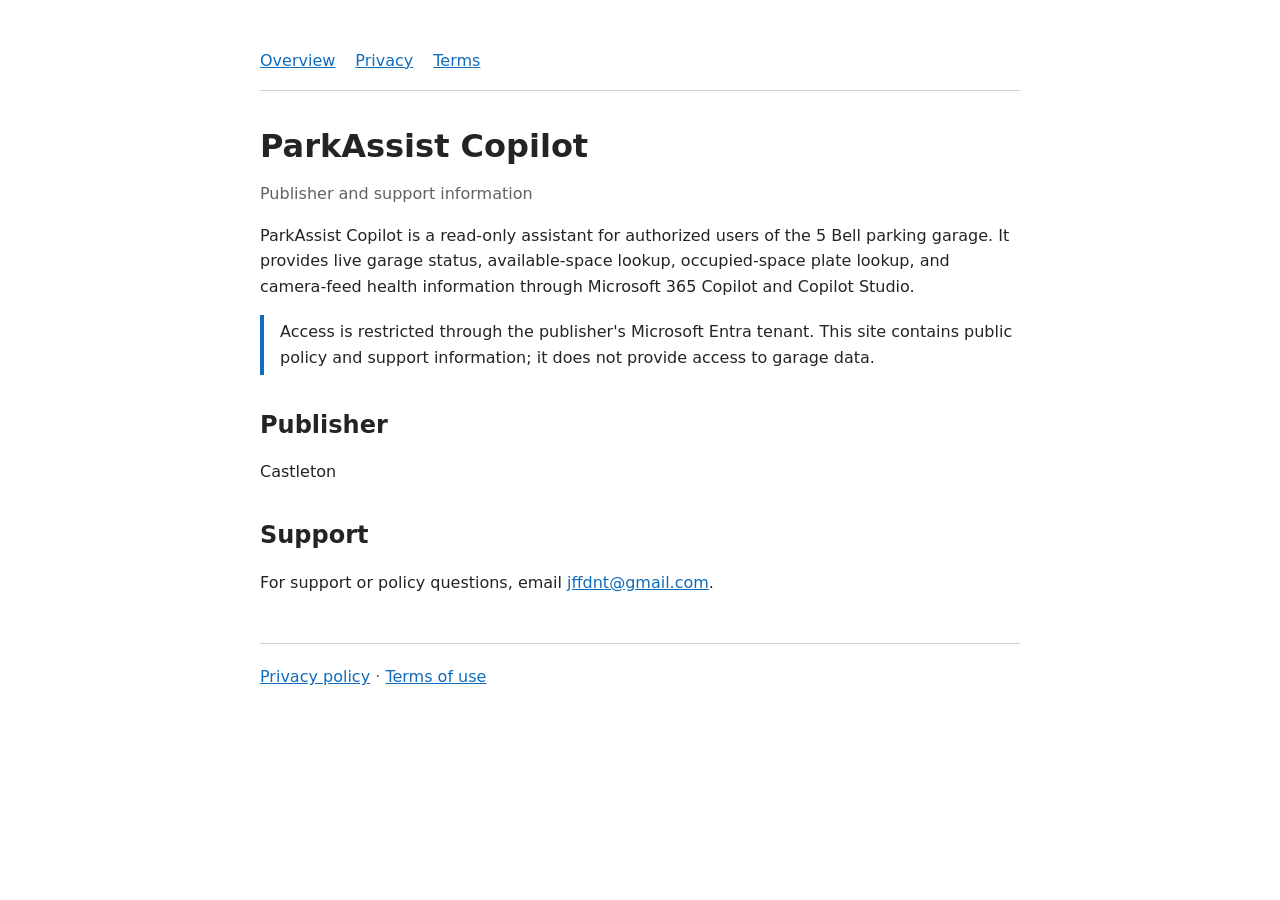
<file: parkassist/index.html>
<!doctype html>
<html lang="en">
<head>
  <meta charset="utf-8">
  <meta name="viewport" content="width=device-width, initial-scale=1">
  <meta name="description" content="Publisher and support information for ParkAssist Copilot.">
  <title>ParkAssist Copilot</title>
  <link rel="stylesheet" href="styles.css">
</head>
<body>
  <main>
    <nav aria-label="ParkAssist policies">
      <a href="./">Overview</a>
      <a href="privacy.html">Privacy</a>
      <a href="terms.html">Terms</a>
    </nav>
    <h1>ParkAssist Copilot</h1>
    <p class="subtitle">Publisher and support information</p>
    <p>ParkAssist Copilot is a read-only assistant for authorized users of the 5 Bell parking garage. It provides live garage status, available-space lookup, occupied-space plate lookup, and camera-feed health information through Microsoft 365 Copilot and Copilot Studio.</p>
    <p class="notice">Access is restricted through the publisher's Microsoft Entra tenant. This site contains public policy and support information; it does not provide access to garage data.</p>
    <h2>Publisher</h2>
    <p>Castleton</p>
    <h2>Support</h2>
    <p>For support or policy questions, email <a href="mailto:jffdnt@gmail.com">jffdnt@gmail.com</a>.</p>
    <footer>
      <a href="privacy.html">Privacy policy</a> · <a href="terms.html">Terms of use</a>
    </footer>
  </main>
</body>
</html>
</file>
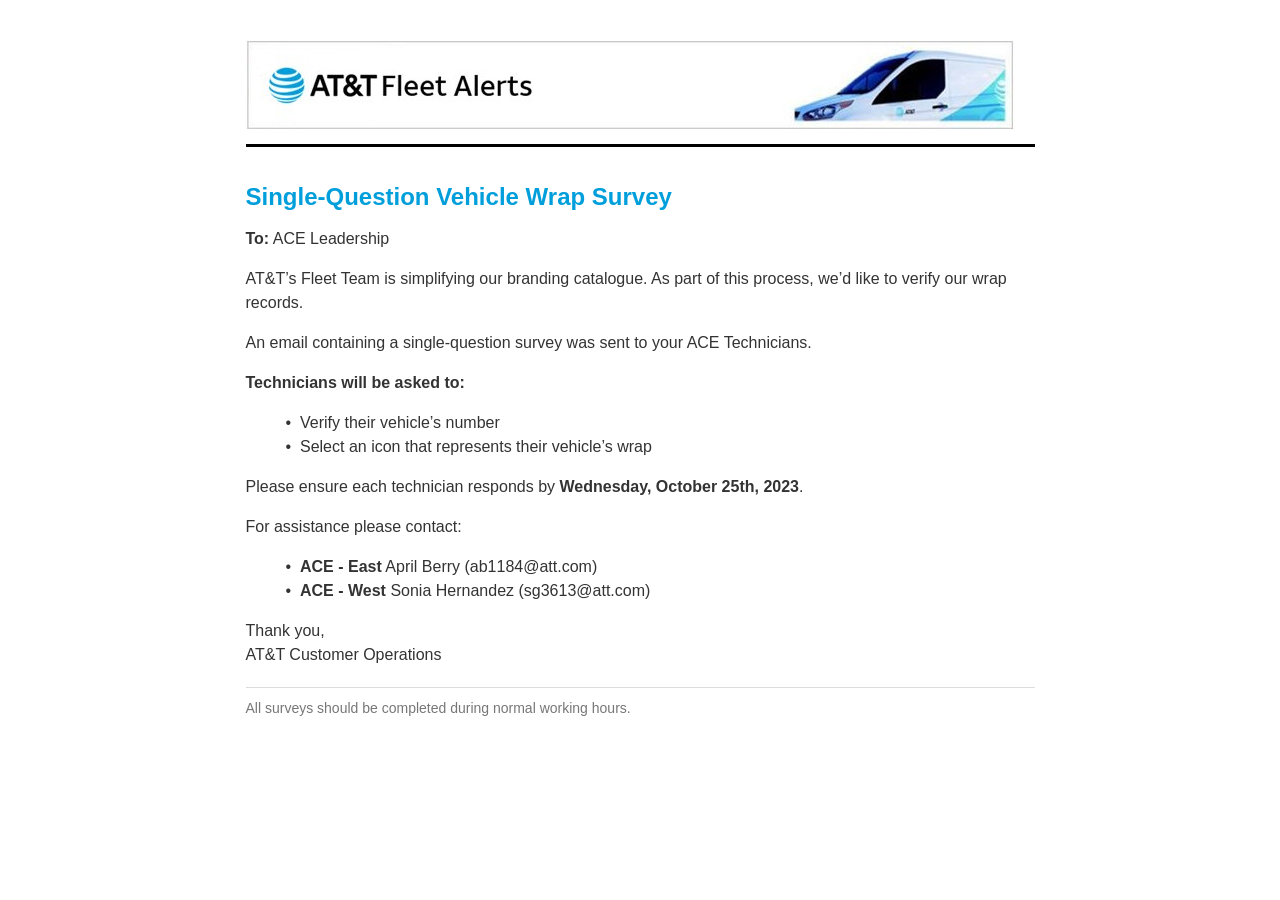
<file: HTmltesy.html>
<!DOCTYPE html>
<html>
<head>
<style>
  body {
    margin: 0;
    padding: 0;
  }
  .container {
    width: 100%;
    max-width: 600px;
    margin: 0 auto;
    padding: 20px;
  }
</style>
</head>
<body>
  <table class="container" cellpadding="0" cellspacing="0" role="presentation">
    <tr>
      <td>
        <!DOCTYPE html>
<html lang="en">
<head>
  <meta charset="UTF-8">
  <meta name="viewport" content="width=device-width, initial-scale=1.0">
  <title>Email Template</title>
  <style>
    body {
      font-family: Arial, sans-serif;
      margin: 20px;
      background-color: #ffffff;
      color: #333333;
    }
    h1 {
      color: #009fdb;
      font-size: 24px;
    }
    p {
      font-size: 16px;
      line-height: 1.5;
    }
    a {
      color: #0044AA;
      text-decoration: none;
    }
    .footer-text {
      font-size: 14px;
      color: #777777;
      border-top: 1px solid #dddddd;
      margin-top: 20px;
      padding-top: 10px;
    }
    .header {
      border-bottom: 3px solid #000;
      margin-bottom: 20px;
      padding-bottom: 10px;
      display: inline-block;
    }
    .logo {
      display: inline-block;
      margin-right: 20px;
    }
    .header-text {
      display: inline-block;
      font-size: 28px;
      color: #009fdb;
      font-weight: bold;
    }
  </style>

</head>

<body>
   <div class="header">
<div class="logo"><img src="[data-uri]"/></div>
</div>
<h1>Single-Question Vehicle Wrap Survey</h1>
<p><strong>To:</strong> ACE Leadership</p>
<p>AT&amp;T&rsquo;s Fleet Team is simplifying our branding catalogue. As part of this process, we&rsquo;d like to verify our wrap records.</p>
<p>An email containing a single-question survey was sent to your ACE Technicians.</p>
<p><strong>Technicians will be asked to:</strong></p>
<p style="padding-left: 40px;">&bull;&nbsp; Verify their vehicle&rsquo;s number<br />&bull;&nbsp; Select an icon that represents their vehicle&rsquo;s wrap</p>
<p>Please ensure each technician responds by <strong>Wednesday, October 25th, 2023</strong>.</p>
<p>For assistance please contact:</p>
<p style="padding-left: 40px;">&bull;&nbsp; <strong>ACE - East</strong> April Berry (ab1184@att.com)<br />&bull;&nbsp; <strong>ACE - West</strong> Sonia Hernandez (sg3613@att.com)</p>
<p>Thank you,<br />AT&amp;T Customer Operations</p>
<p class="footer-text">All surveys should be completed during normal working hours.</p>

</html>
      </td>
    </tr>
  </table>
</body>
</html>
</file>
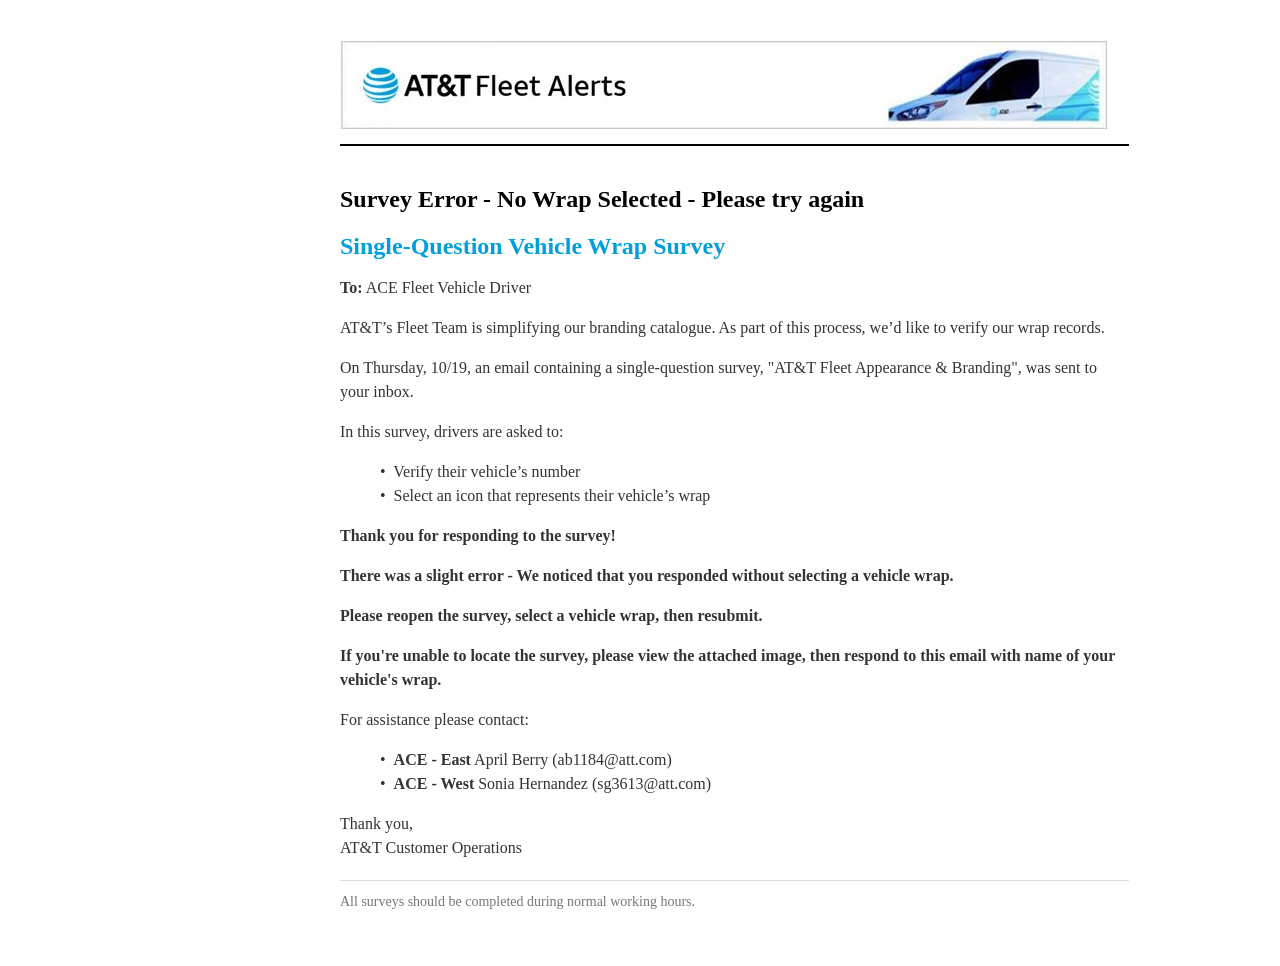
<file: HTML/MessagetoTechs.html>
<!DOCTYPE html>
<html>
<head>
<style>
    body {
        margin: 0;
        padding: 0;
        font-family: 'Calibri Light';
    }
    .container {
        width: 100%;
        max-width: 600px;
        margin: 0 auto;
        padding: 20px;
        text-align: center;
    }
    .container table {
        margin: 0 auto;
        text-align: left;
    }
</style>
</head>
<body>
    <div class="container">
        <table cellpadding="0" cellspacing="0" role="presentation">
            <tr>
                <td>
                    <!DOCTYPE html>
                    <html lang="en">
<head>
  <meta charset="UTF-8">
  <meta name="viewport" content="width=device-width, initial-scale=1.0">
  <title>Email Template</title>
  <style>
        
    body {
      font-family: 'Calibri Light';
      margin: 20px;
      background-color: #ffffff;
      color: #333333;
    }
    h1 {
      color: #009fdb;
      font-size: 24px;
    }
    h2 {
      color: #000000;
      font-size: 24px;
    }
    p {
      font-size: 16px;
      line-height: 1.5;
    }
    a {
      color: #0044AA;
      text-decoration: none;
    }
    .footer-text {
      font-size: 14px;
      color: #777777;
      border-top: 1px solid #dddddd;
      margin-top: 20px;
      padding-top: 10px;
    }
    .header {
      border-bottom: 2px solid #000;
      margin-bottom: 20px;
      padding-bottom: 10px;
      display: inline-block;
    }
    .logo {
      display: inline-block;
      margin-right: 20px;
    }
    .header-text {
      display: inline-block;
      font-size: 28px;
      color: #009fdb;
      font-weight: bold;
    }
  </style>

</head>

<body>
   <div class="header">
<div class="logo"><img src="[data-uri]"/></div>
</div>
<h2>Survey Error - No Wrap Selected - Please try again</h2>
<h1>Single-Question Vehicle Wrap Survey</h1>
<p><strong>To:</strong> ACE Fleet Vehicle Driver</p>
<p>AT&amp;T&rsquo;s Fleet Team is simplifying our branding catalogue. As part of this process, we&rsquo;d like to verify our wrap records.</p>
<p>On Thursday, 10/19, an email containing a single-question survey, "AT&T Fleet Appearance & Branding", was sent to your inbox.</p>
<p>In this survey, drivers are asked to:</p>
<p style="padding-left: 40px;">&bull;&nbsp; Verify their vehicle&rsquo;s number<br />&bull;&nbsp; Select an icon that represents their vehicle&rsquo;s wrap</p>
<p><strong>Thank you for responding to the survey!</strong></p>
<p><strong>There was a slight error - We noticed that you responded without selecting a vehicle wrap.</strong></p>
<p><strong>Please reopen the survey, select a vehicle wrap, then resubmit.</strong></p>
<p><strong>If you're unable to locate the survey, please view the attached image, then respond to this email with name of your vehicle's wrap.</strong></p>
<p>For assistance please contact:</p>
<p style="padding-left: 40px;">&bull;&nbsp; <strong>ACE - East</strong> April Berry (ab1184@att.com)<br />&bull;&nbsp; <strong>ACE - West</strong> Sonia Hernandez (sg3613@att.com)</p>
<p>Thank you,<br />AT&amp;T Customer Operations</p>
<p class="footer-text">All surveys should be completed during normal working hours.</p>

</html>
      </td>
    </tr>
  </table>
</div>
</body>
</html>
</file>
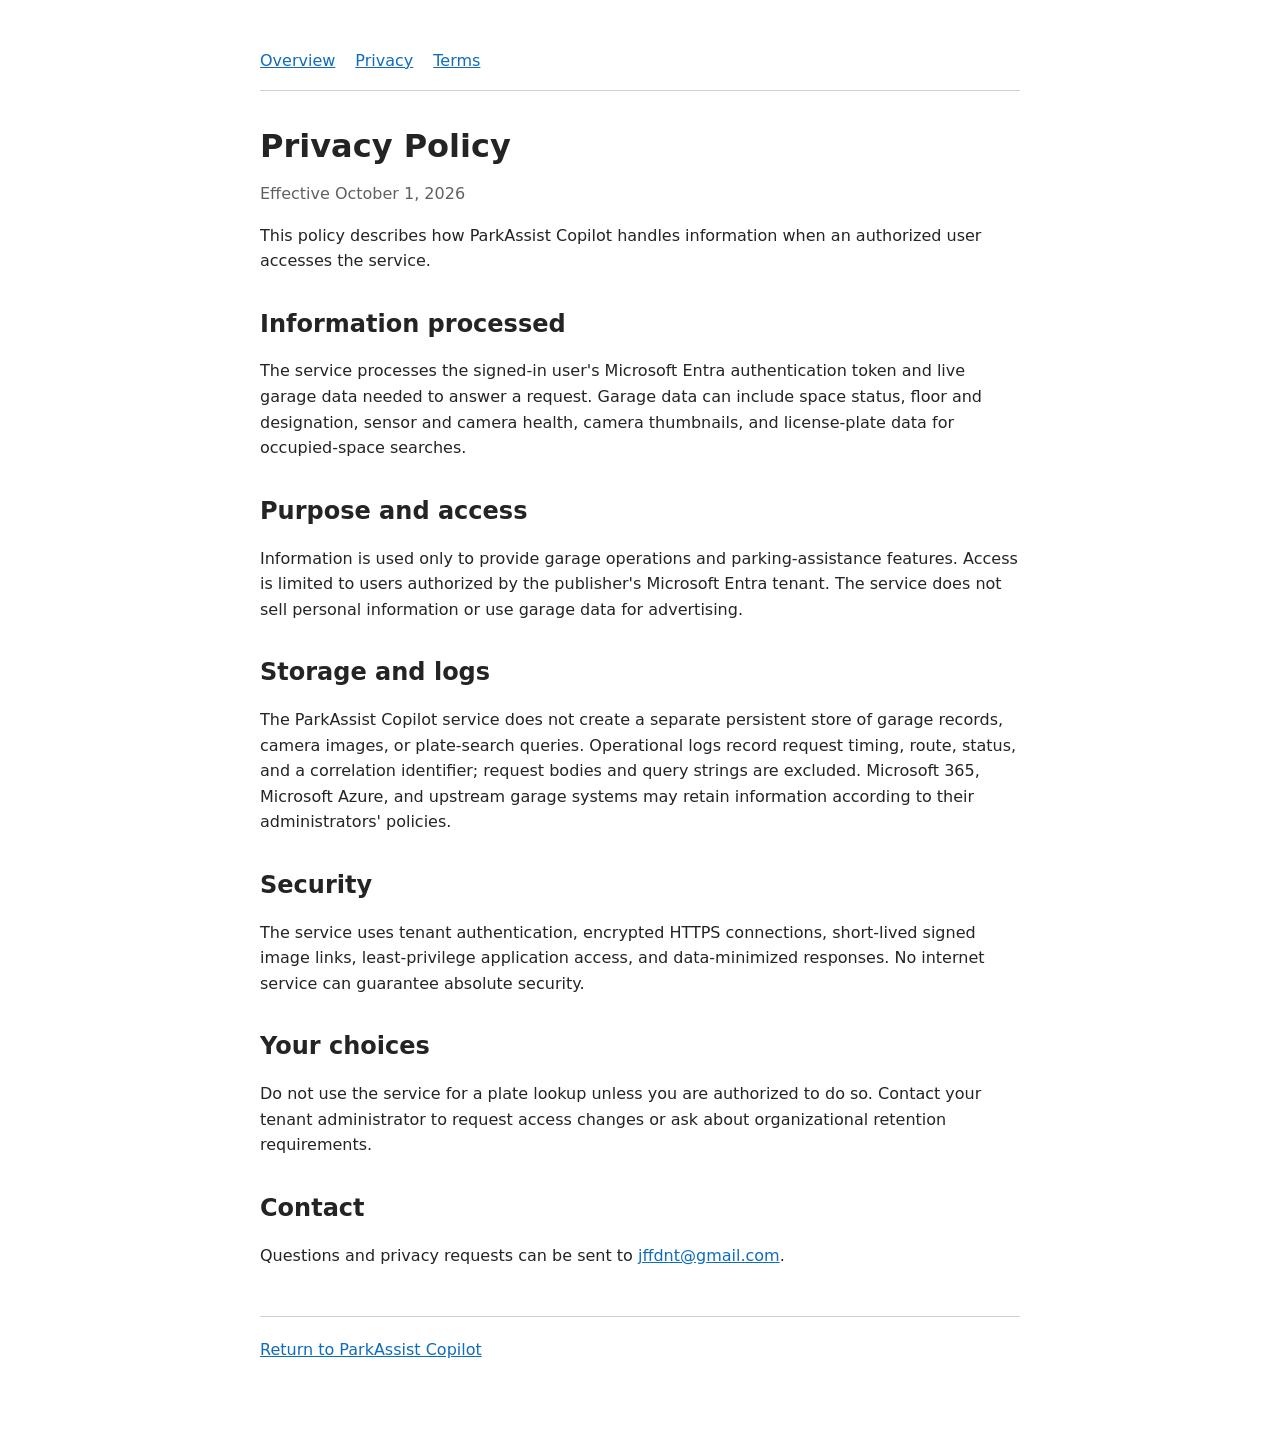
<file: parkassist/privacy.html>
<!doctype html>
<html lang="en">
<head>
  <meta charset="utf-8">
  <meta name="viewport" content="width=device-width, initial-scale=1">
  <meta name="description" content="Privacy policy for ParkAssist Copilot.">
  <title>Privacy Policy · ParkAssist Copilot</title>
  <link rel="stylesheet" href="styles.css">
</head>
<body>
  <main>
    <nav aria-label="ParkAssist policies">
      <a href="./">Overview</a>
      <a href="privacy.html">Privacy</a>
      <a href="terms.html">Terms</a>
    </nav>
    <h1>Privacy Policy</h1>
    <p class="updated">Effective October 1, 2026</p>
    <p>This policy describes how ParkAssist Copilot handles information when an authorized user accesses the service.</p>
    <h2>Information processed</h2>
    <p>The service processes the signed-in user's Microsoft Entra authentication token and live garage data needed to answer a request. Garage data can include space status, floor and designation, sensor and camera health, camera thumbnails, and license-plate data for occupied-space searches.</p>
    <h2>Purpose and access</h2>
    <p>Information is used only to provide garage operations and parking-assistance features. Access is limited to users authorized by the publisher's Microsoft Entra tenant. The service does not sell personal information or use garage data for advertising.</p>
    <h2>Storage and logs</h2>
    <p>The ParkAssist Copilot service does not create a separate persistent store of garage records, camera images, or plate-search queries. Operational logs record request timing, route, status, and a correlation identifier; request bodies and query strings are excluded. Microsoft 365, Microsoft Azure, and upstream garage systems may retain information according to their administrators' policies.</p>
    <h2>Security</h2>
    <p>The service uses tenant authentication, encrypted HTTPS connections, short-lived signed image links, least-privilege application access, and data-minimized responses. No internet service can guarantee absolute security.</p>
    <h2>Your choices</h2>
    <p>Do not use the service for a plate lookup unless you are authorized to do so. Contact your tenant administrator to request access changes or ask about organizational retention requirements.</p>
    <h2>Contact</h2>
    <p>Questions and privacy requests can be sent to <a href="mailto:jffdnt@gmail.com">jffdnt@gmail.com</a>.</p>
    <footer><a href="./">Return to ParkAssist Copilot</a></footer>
  </main>
</body>
</html>
</file>
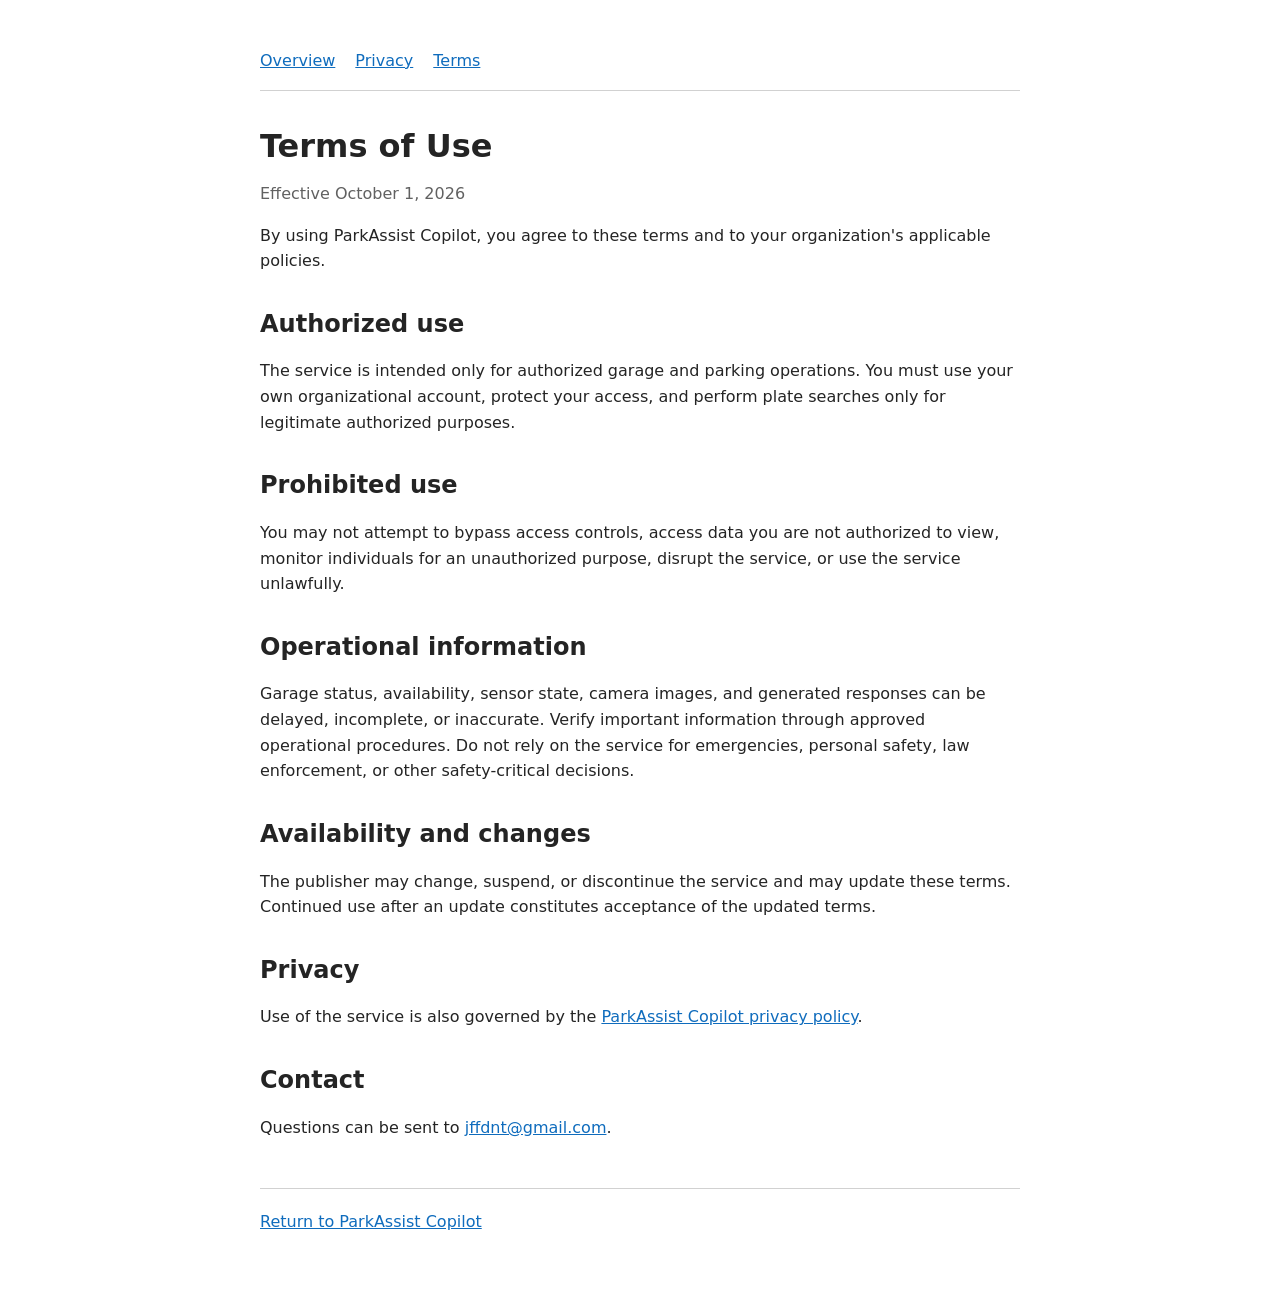
<file: parkassist/terms.html>
<!doctype html>
<html lang="en">
<head>
  <meta charset="utf-8">
  <meta name="viewport" content="width=device-width, initial-scale=1">
  <meta name="description" content="Terms of use for ParkAssist Copilot.">
  <title>Terms of Use · ParkAssist Copilot</title>
  <link rel="stylesheet" href="styles.css">
</head>
<body>
  <main>
    <nav aria-label="ParkAssist policies">
      <a href="./">Overview</a>
      <a href="privacy.html">Privacy</a>
      <a href="terms.html">Terms</a>
    </nav>
    <h1>Terms of Use</h1>
    <p class="updated">Effective October 1, 2026</p>
    <p>By using ParkAssist Copilot, you agree to these terms and to your organization's applicable policies.</p>
    <h2>Authorized use</h2>
    <p>The service is intended only for authorized garage and parking operations. You must use your own organizational account, protect your access, and perform plate searches only for legitimate authorized purposes.</p>
    <h2>Prohibited use</h2>
    <p>You may not attempt to bypass access controls, access data you are not authorized to view, monitor individuals for an unauthorized purpose, disrupt the service, or use the service unlawfully.</p>
    <h2>Operational information</h2>
    <p>Garage status, availability, sensor state, camera images, and generated responses can be delayed, incomplete, or inaccurate. Verify important information through approved operational procedures. Do not rely on the service for emergencies, personal safety, law enforcement, or other safety-critical decisions.</p>
    <h2>Availability and changes</h2>
    <p>The publisher may change, suspend, or discontinue the service and may update these terms. Continued use after an update constitutes acceptance of the updated terms.</p>
    <h2>Privacy</h2>
    <p>Use of the service is also governed by the <a href="privacy.html">ParkAssist Copilot privacy policy</a>.</p>
    <h2>Contact</h2>
    <p>Questions can be sent to <a href="mailto:jffdnt@gmail.com">jffdnt@gmail.com</a>.</p>
    <footer><a href="./">Return to ParkAssist Copilot</a></footer>
  </main>
</body>
</html>
</file>
<file: parkassist/styles.css>
:root {
  color-scheme: light dark;
  font-family: "Segoe UI", system-ui, sans-serif;
  line-height: 1.6;
  --accent: #0f6cbd;
  --surface: #ffffff;
  --text: #242424;
  --muted: #616161;
  --border: #d1d1d1;
}

@media (prefers-color-scheme: dark) {
  :root {
    --accent: #62abf5;
    --surface: #1f1f1f;
    --text: #f5f5f5;
    --muted: #c7c7c7;
    --border: #555;
  }
}

body {
  background: var(--surface);
  color: var(--text);
  margin: 0;
}

main {
  margin: 0 auto;
  max-width: 760px;
  padding: 48px 24px 72px;
}

h1, h2 {
  line-height: 1.2;
}

h1 {
  margin-bottom: 8px;
}

h2 {
  margin-top: 36px;
}

a {
  color: var(--accent);
}

.subtitle, .updated {
  color: var(--muted);
}

nav {
  border-bottom: 1px solid var(--border);
  display: flex;
  gap: 20px;
  margin-bottom: 36px;
  padding-bottom: 16px;
}

.notice {
  border-left: 4px solid var(--accent);
  padding: 4px 0 4px 16px;
}

footer {
  border-top: 1px solid var(--border);
  color: var(--muted);
  margin-top: 48px;
  padding-top: 20px;
}
</file>
